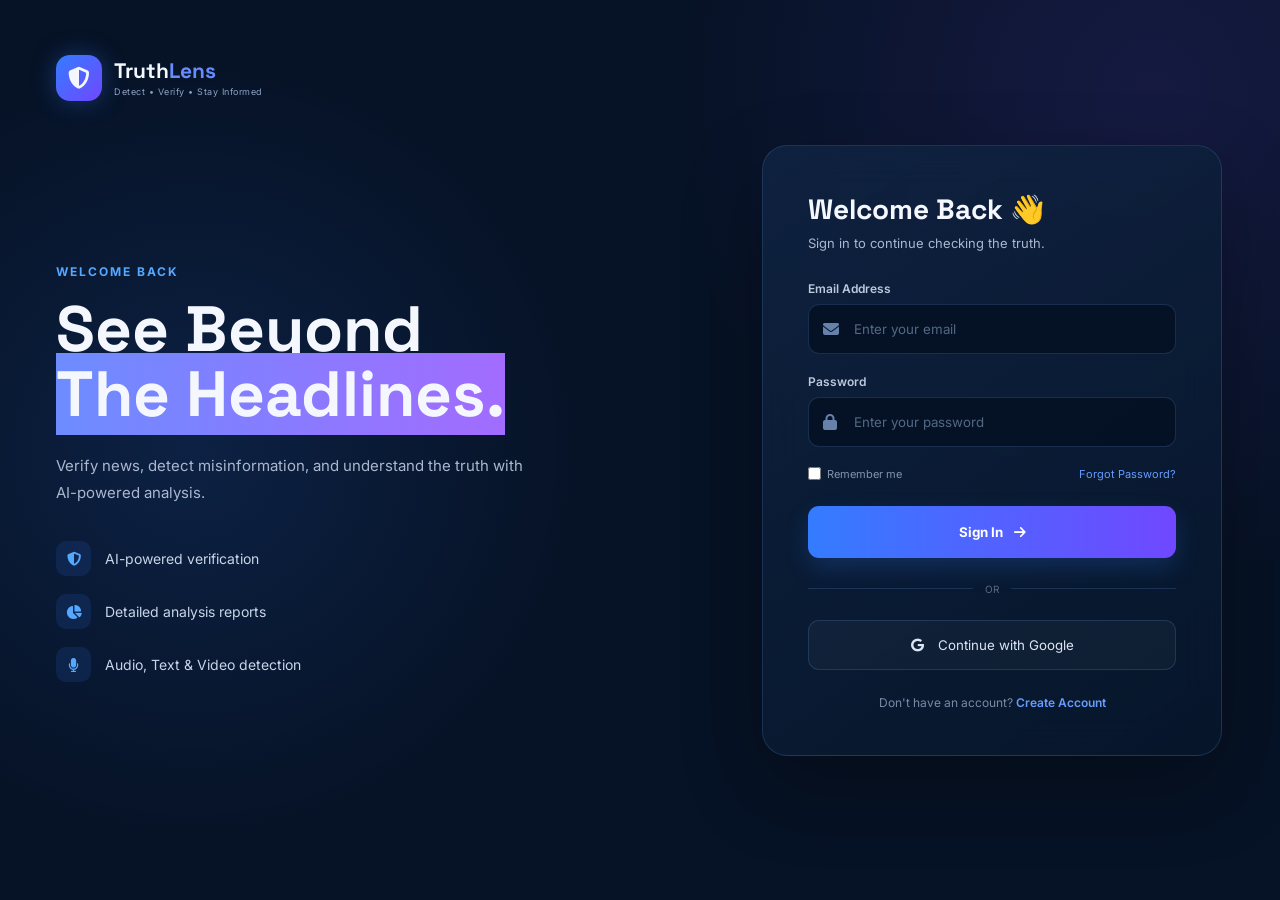
<file: fake-news-xai/frontend/index.html>
<!DOCTYPE html>
<html lang="en">
<head>
    <meta charset="UTF-8">
    <meta name="viewport" content="width=device-width, initial-scale=1.0">

    <title>TruthLens | Login</title>

    <link rel="stylesheet" href="style.css">

    <!-- Font Awesome Icons -->
    <link
        rel="stylesheet"
        href="https://cdnjs.cloudflare.com/ajax/libs/font-awesome/6.5.2/css/all.min.css"
    >
</head>

<body class="login-page">

    <div class="login-container">

        <!-- Left Side -->
        <div class="login-left">

            <div class="brand">
                <div class="logo">
                    <i class="fa-solid fa-shield-halved"></i>
                </div>

                <div>
                    <h1>Truth<span>Lens</span></h1>
                    <p>Detect • Verify • Stay Informed</p>
                </div>
            </div>


            <div class="login-content">
                <p class="small-heading">WELCOME BACK</p>

                <h2>
                    See Beyond<br>
                    <span>The Headlines.</span>
                </h2>

                <p class="login-description">
                    Verify news, detect misinformation, and understand
                    the truth with AI-powered analysis.
                </p>

                <div class="features">

                    <div class="feature">
                        <i class="fa-solid fa-shield-halved"></i>
                        <span>AI-powered verification</span>
                    </div>

                    <div class="feature">
                        <i class="fa-solid fa-chart-pie"></i>
                        <span>Detailed analysis reports</span>
                    </div>

                    <div class="feature">
                        <i class="fa-solid fa-microphone"></i>
                        <span>Audio, Text & Video detection</span>
                    </div>

                </div>
            </div>

        </div>


        <!-- Right Side Login Form -->
        <div class="login-right">

            <div class="login-box">

                <h2>Welcome Back 👋</h2>

                <p class="login-subtitle">
                    Sign in to continue checking the truth.
                </p>


                <form id="loginForm">

                    <div class="input-group">
                        <label>Email Address</label>

                        <div class="input-wrapper">
                            <i class="fa-solid fa-envelope"></i>

                            <input
                                type="email"
                                id="email"
                                placeholder="Enter your email"
                                required
                            >
                        </div>
                    </div>


                    <div class="input-group">
                        <label>Password</label>

                        <div class="input-wrapper">
                            <i class="fa-solid fa-lock"></i>

                            <input
                                type="password"
                                id="password"
                                placeholder="Enter your password"
                                required
                            >
                        </div>
                    </div>


                    <div class="login-options">

                        <label class="remember">
                            <input type="checkbox">
                            Remember me
                        </label>

                        <a href="#">Forgot Password?</a>

                    </div>


                    <button type="submit" class="login-btn">
                        Sign In
                        <i class="fa-solid fa-arrow-right"></i>
                    </button>

                </form>


                <div class="divider">
                    <span>OR</span>
                </div>


                <button class="google-btn">
                    <i class="fa-brands fa-google"></i>
                    Continue with Google
                </button>


                <p class="signup-text">
                    Don't have an account?
                    <a href="#">Create Account</a>
                </p>

            </div>

        </div>

    </div>

    <script src="script.js"></script>

</body>
</html>
</file>
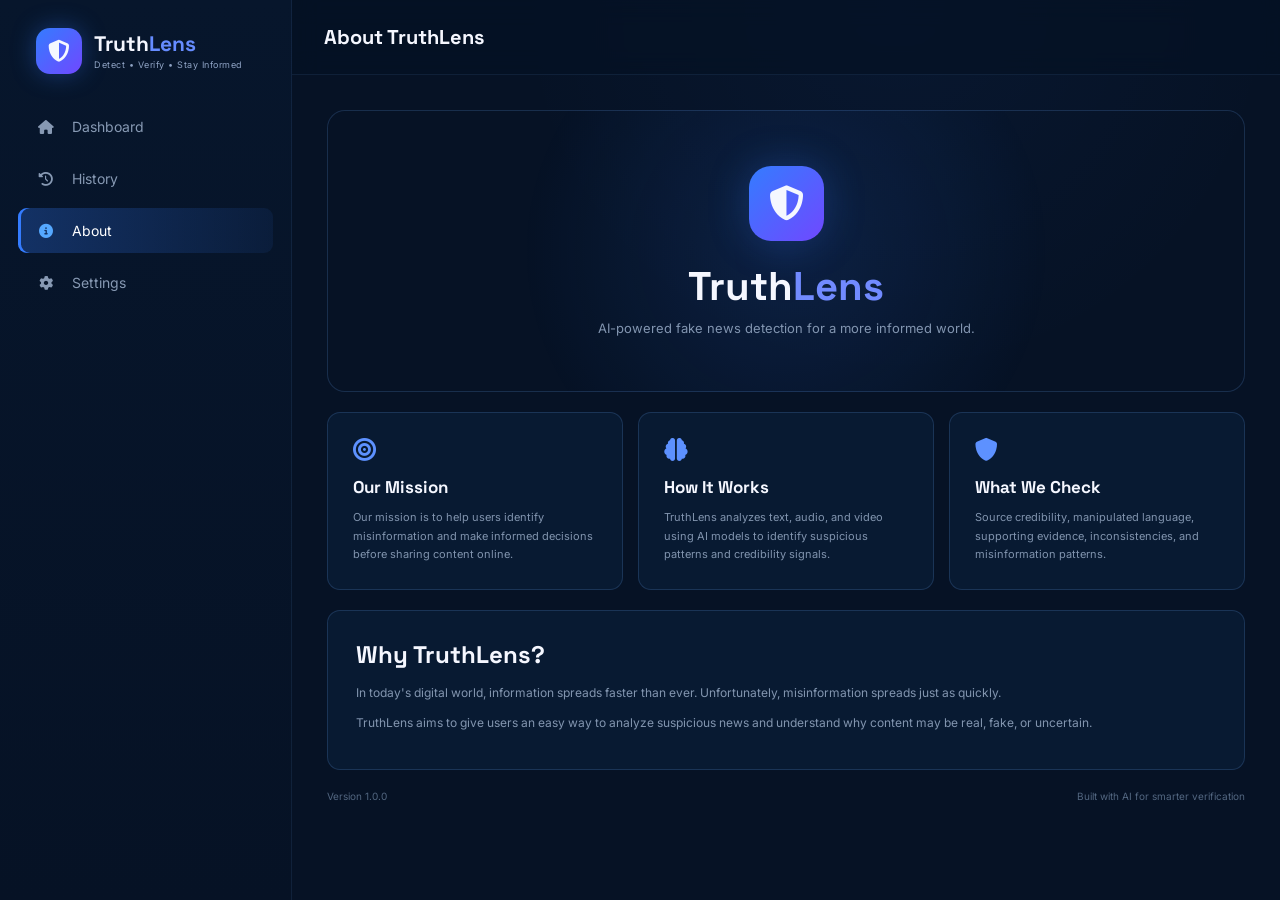
<file: fake-news-xai/frontend/about.html>
<!DOCTYPE html>
<html lang="en">
<head>
    <meta charset="UTF-8">
    <meta name="viewport" content="width=device-width, initial-scale=1.0">

    <title>TruthLens | About</title>

    <link rel="stylesheet" href="style.css">

    <link
        rel="stylesheet"
        href="https://cdnjs.cloudflare.com/ajax/libs/font-awesome/6.5.2/css/all.min.css"
    >
</head>

<body>

    <div class="app-container">

        <aside class="sidebar">

            <div class="brand sidebar-brand">
                <div class="logo">
                    <i class="fa-solid fa-shield-halved"></i>
                </div>

                <div>
                    <h1>Truth<span>Lens</span></h1>
                    <p>Detect • Verify • Stay Informed</p>
                </div>
            </div>


            <nav class="sidebar-menu">

                <a href="dashboard.html" class="nav-link">
                    <i class="fa-solid fa-house"></i>
                    Dashboard
                </a>

                <a href="history.html" class="nav-link">
                    <i class="fa-solid fa-clock-rotate-left"></i>
                    History
                </a>

                <a href="about.html" class="nav-link active">
                    <i class="fa-solid fa-circle-info"></i>
                    About
                </a>

                <a href="settings.html" class="nav-link">
                    <i class="fa-solid fa-gear"></i>
                    Settings
                </a>

            </nav>

        </aside>


        <main class="main-content">

            <header class="topbar">
                <h2>About TruthLens</h2>
            </header>


            <section class="page-content about-page">

                <div class="about-hero">

                    <div class="big-logo">
                        <i class="fa-solid fa-shield-halved"></i>
                    </div>

                    <h1>
                        Truth<span>Lens</span>
                    </h1>

                    <p>
                        AI-powered fake news detection for a more informed world.
                    </p>

                </div>


                <div class="about-grid">

                    <div class="about-card">

                        <i class="fa-solid fa-bullseye"></i>

                        <h2>Our Mission</h2>

                        <p>
                            Our mission is to help users identify
                            misinformation and make informed decisions
                            before sharing content online.
                        </p>

                    </div>


                    <div class="about-card">

                        <i class="fa-solid fa-brain"></i>

                        <h2>How It Works</h2>

                        <p>
                            TruthLens analyzes text, audio, and video
                            using AI models to identify suspicious
                            patterns and credibility signals.
                        </p>

                    </div>


                    <div class="about-card">

                        <i class="fa-solid fa-shield"></i>

                        <h2>What We Check</h2>

                        <p>
                            Source credibility, manipulated language,
                            supporting evidence, inconsistencies,
                            and misinformation patterns.
                        </p>

                    </div>

                </div>


                <div class="about-info">

                    <h2>Why TruthLens?</h2>

                    <p>
                        In today's digital world, information spreads
                        faster than ever. Unfortunately, misinformation
                        spreads just as quickly.
                    </p>

                    <p>
                        TruthLens aims to give users an easy way to
                        analyze suspicious news and understand why
                        content may be real, fake, or uncertain.
                    </p>

                </div>


                <div class="version-info">

                    <span>Version 1.0.0</span>

                    <span>Built with AI for smarter verification</span>

                </div>

            </section>

        </main>

    </div>

</body>
</html>
</file>
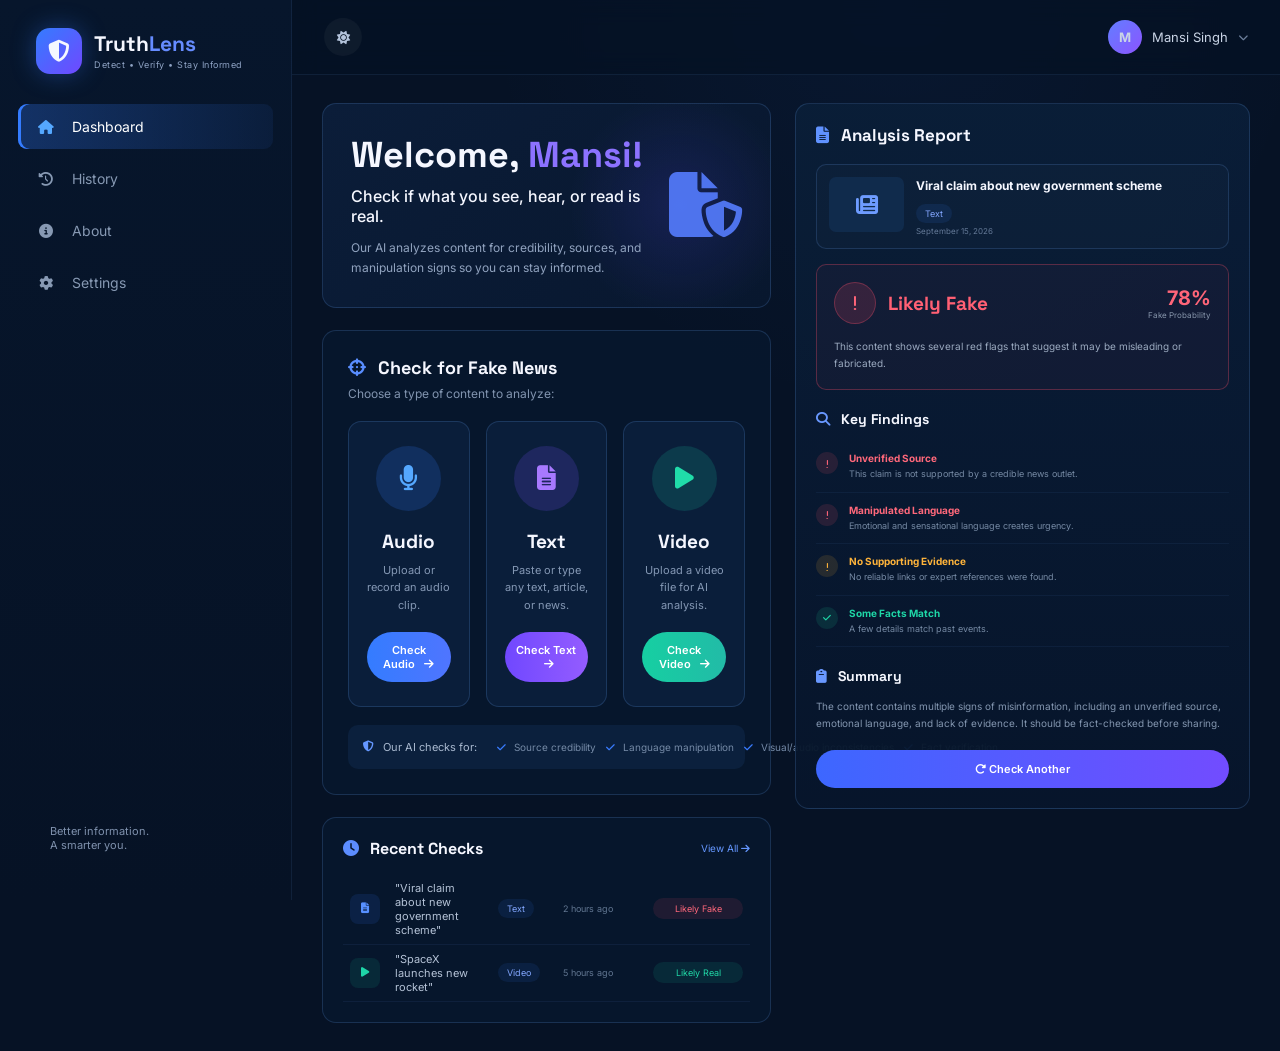
<file: fake-news-xai/frontend/dashboard.html>
<!DOCTYPE html>
<html lang="en">
<head>
    <meta charset="UTF-8">
    <meta name="viewport" content="width=device-width, initial-scale=1.0">

    <title>TruthLens | Dashboard</title>

    <link rel="stylesheet" href="style.css">

    <link
        rel="stylesheet"
        href="https://cdnjs.cloudflare.com/ajax/libs/font-awesome/6.5.2/css/all.min.css"
    >
</head>

<body>

    <div class="app-container">

        <!-- SIDEBAR -->
        <aside class="sidebar">

            <div class="brand sidebar-brand">

                <div class="logo">
                    <i class="fa-solid fa-shield-halved"></i>
                </div>

                <div>
                    <h1>Truth<span>Lens</span></h1>
                    <p>Detect • Verify • Stay Informed</p>
                </div>

            </div>


            <nav class="sidebar-menu">

                <a href="dashboard.html" class="nav-link active">
                    <i class="fa-solid fa-house"></i>
                    <span>Dashboard</span>
                </a>

                <a href="history.html" class="nav-link">
                    <i class="fa-solid fa-clock-rotate-left"></i>
                    <span>History</span>
                </a>

                <a href="about.html" class="nav-link">
                    <i class="fa-solid fa-circle-info"></i>
                    <span>About</span>
                </a>

                <a href="settings.html" class="nav-link">
                    <i class="fa-solid fa-gear"></i>
                    <span>Settings</span>
                </a>

            </nav>


            <div class="sidebar-bottom">

                <i class="fa-solid fa-sparkles"></i>

                <p>
                    Better information.<br>
                    A smarter you.
                </p>

            </div>

        </aside>


        <!-- MAIN CONTENT -->
        <main class="main-content">


            <!-- TOP BAR -->
            <header class="topbar">

                <button class="theme-btn">
                    <i class="fa-solid fa-sun"></i>
                </button>


                <div class="user-profile">

                    <div class="avatar">
                        M
                    </div>

                    <span>Mansi Singh</span>

                    <i class="fa-solid fa-chevron-down"></i>

                </div>

            </header>


            <div class="dashboard-layout">


                <!-- LEFT CONTENT -->
                <section class="dashboard-left">


                    <!-- WELCOME -->
                    <div class="welcome-card">

                        <div class="welcome-text">

                            <h2>
                                Welcome, <span>Mansi!</span>
                            </h2>

                            <h3>
                                Check if what you see, hear, or read is real.
                            </h3>

                            <p>
                                Our AI analyzes content for credibility,
                                sources, and manipulation signs so you can
                                stay informed.
                            </p>

                        </div>


                        <div class="welcome-icon">
                            <i class="fa-solid fa-file-shield"></i>
                        </div>

                    </div>


                    <!-- CHECK FAKE NEWS -->
                    <div class="check-section">

                        <div class="section-heading">

                            <div>
                                <h2>
                                    <i class="fa-solid fa-crosshairs"></i>
                                    Check for Fake News
                                </h2>

                                <p>Choose a type of content to analyze:</p>
                            </div>

                        </div>


                        <!-- CARDS -->
                        <div class="check-cards">


                            <!-- AUDIO -->
                            <div class="check-card audio-card">

                                <div class="check-icon">
                                    <i class="fa-solid fa-microphone"></i>
                                </div>

                                <h3>Audio</h3>

                                <p>
                                    Upload or record an audio clip.
                                </p>

                                <input
                                    type="file"
                                    id="audioInput"
                                    accept="audio/*"
                                    hidden
                                >

                                <button
                                    class="check-btn"
                                    onclick="selectFile('audioInput')"
                                >
                                    Check Audio
                                    <i class="fa-solid fa-arrow-right"></i>
                                </button>

                            </div>


                            <!-- TEXT -->
                            <div class="check-card text-card">

                                <div class="check-icon">
                                    <i class="fa-solid fa-file-lines"></i>
                                </div>

                                <h3>Text</h3>

                                <p>
                                    Paste or type any text, article, or news.
                                </p>

                                <button
                                    class="check-btn"
                                    id="openTextModal"
                                >
                                    Check Text
                                    <i class="fa-solid fa-arrow-right"></i>
                                </button>

                            </div>


                            <!-- VIDEO -->
                            <div class="check-card video-card">

                                <div class="check-icon">
                                    <i class="fa-solid fa-play"></i>
                                </div>

                                <h3>Video</h3>

                                <p>
                                    Upload a video file for AI analysis.
                                </p>

                                <input
                                    type="file"
                                    id="videoInput"
                                    accept="video/*"
                                    hidden
                                >

                                <button
                                    class="check-btn"
                                    onclick="selectFile('videoInput')"
                                >
                                    Check Video
                                    <i class="fa-solid fa-arrow-right"></i>
                                </button>

                            </div>

                        </div>


                        <!-- AI CHECKS -->
                        <div class="ai-checks">

                            <div class="ai-check-title">
                                <i class="fa-solid fa-shield-halved"></i>
                                <span>Our AI checks for:</span>
                            </div>

                            <div class="check-list">

                                <span>
                                    <i class="fa-solid fa-check"></i>
                                    Source credibility
                                </span>

                                <span>
                                    <i class="fa-solid fa-check"></i>
                                    Language manipulation
                                </span>

                                <span>
                                    <i class="fa-solid fa-check"></i>
                                    Visual/audio inconsistencies
                                </span>

                                <span>
                                    <i class="fa-solid fa-check"></i>
                                    Fact verification
                                </span>

                            </div>

                        </div>

                    </div>


                    <!-- RECENT CHECKS -->
                    <div class="recent-section">

                        <div class="recent-header">

                            <h2>
                                <i class="fa-solid fa-clock"></i>
                                Recent Checks
                            </h2>

                            <a href="history.html">
                                View All
                                <i class="fa-solid fa-arrow-right"></i>
                            </a>

                        </div>


                        <div id="recentChecks">

                            <div class="recent-item">

                                <div class="recent-icon">
                                    <i class="fa-solid fa-file-lines"></i>
                                </div>

                                <p>
                                    "Viral claim about new government scheme"
                                </p>

                                <span class="type-badge">Text</span>

                                <span class="time">2 hours ago</span>

                                <span class="status fake">
                                    Likely Fake
                                </span>

                            </div>


                            <div class="recent-item">

                                <div class="recent-icon video">
                                    <i class="fa-solid fa-play"></i>
                                </div>

                                <p>
                                    "SpaceX launches new rocket"
                                </p>

                                <span class="type-badge">Video</span>

                                <span class="time">5 hours ago</span>

                                <span class="status real">
                                    Likely Real
                                </span>

                            </div>

                        </div>

                    </div>

                </section>


                <!-- RIGHT ANALYSIS REPORT -->
                <aside class="report-panel">

                    <h2>
                        <i class="fa-solid fa-file-lines"></i>
                        Analysis Report
                    </h2>


                    <!-- SELECTED CONTENT -->
                    <div class="report-content">

                        <div class="report-image">
                            <i class="fa-solid fa-newspaper"></i>
                        </div>

                        <div>
                            <h3 id="reportTitle">
                                Viral claim about new government scheme
                            </h3>

                            <span class="type-badge">Text</span>

                            <small id="reportDate">
                                September 15, 2026
                            </small>
                        </div>

                    </div>


                    <!-- RESULT -->
                    <div class="result-card">

                        <div class="result-top">

                            <div class="danger-icon">
                                <i class="fa-solid fa-exclamation"></i>
                            </div>

                            <h2 id="resultStatus">
                                Likely Fake
                            </h2>

                            <div class="percentage">
                                <strong id="fakePercentage">78%</strong>
                                <span>Fake Probability</span>
                            </div>

                        </div>

                        <p id="resultDescription">
                            This content shows several red flags that
                            suggest it may be misleading or fabricated.
                        </p>

                    </div>


                    <!-- KEY FINDINGS -->
                    <div class="findings">

                        <h3>
                            <i class="fa-solid fa-magnifying-glass"></i>
                            Key Findings
                        </h3>


                        <div class="finding-item">

                            <i class="fa-solid fa-exclamation"></i>

                            <div>
                                <h4>Unverified Source</h4>

                                <p>
                                    This claim is not supported by a
                                    credible news outlet.
                                </p>
                            </div>

                        </div>


                        <div class="finding-item">

                            <i class="fa-solid fa-exclamation"></i>

                            <div>
                                <h4>Manipulated Language</h4>

                                <p>
                                    Emotional and sensational language
                                    creates urgency.
                                </p>
                            </div>

                        </div>


                        <div class="finding-item warning">

                            <i class="fa-solid fa-exclamation"></i>

                            <div>
                                <h4>No Supporting Evidence</h4>

                                <p>
                                    No reliable links or expert references
                                    were found.
                                </p>
                            </div>

                        </div>


                        <div class="finding-item success">

                            <i class="fa-solid fa-check"></i>

                            <div>
                                <h4>Some Facts Match</h4>

                                <p>
                                    A few details match past events.
                                </p>
                            </div>

                        </div>

                    </div>


                    <!-- SUMMARY -->
                    <div class="summary">

                        <h3>
                            <i class="fa-solid fa-clipboard"></i>
                            Summary
                        </h3>

                        <p id="summaryText">
                            The content contains multiple signs of
                            misinformation, including an unverified source,
                            emotional language, and lack of evidence.
                            It should be fact-checked before sharing.
                        </p>

                    </div>


                    <button class="check-another-btn" id="checkAnother">
                        <i class="fa-solid fa-rotate-right"></i>
                        Check Another
                    </button>

                </aside>

            </div>

        </main>

    </div>


    <!-- TEXT MODAL -->
    <div class="modal" id="textModal">

        <div class="modal-box">

            <button class="close-modal" id="closeModal">
                <i class="fa-solid fa-xmark"></i>
            </button>

            <h2>Analyze Text</h2>

            <p>
                Paste the news, article, headline, or claim below.
            </p>

            <textarea
                id="newsText"
                placeholder="Paste your news or claim here..."
            ></textarea>

            <button class="analyze-btn" id="analyzeText">
                <i class="fa-solid fa-magnifying-glass"></i>
                Analyze with AI
            </button>

        </div>

    </div>


    <script src="script.js"></script>

</body>
</html>
</file>
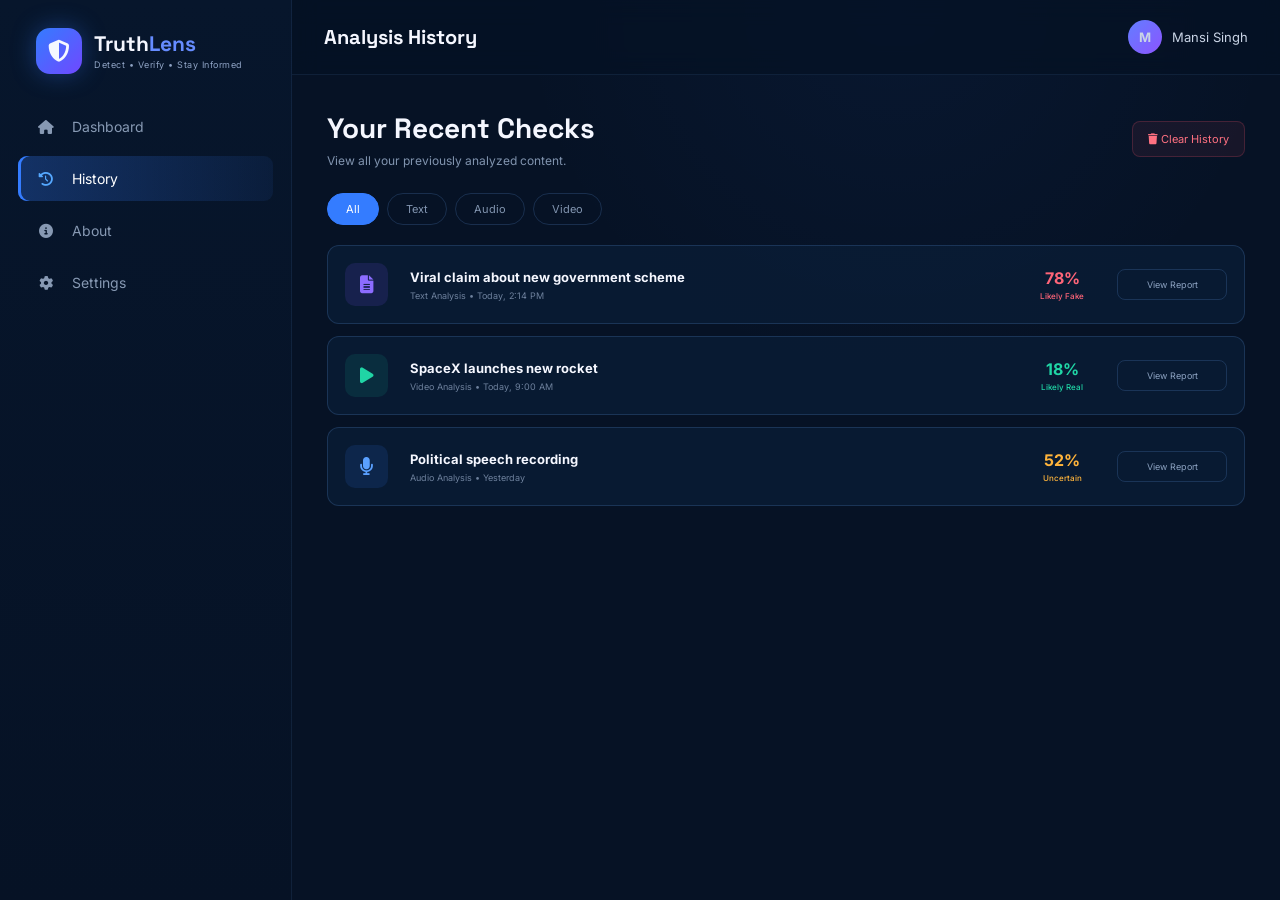
<file: fake-news-xai/frontend/history.html>
<!DOCTYPE html>
<html lang="en">
<head>
    <meta charset="UTF-8">
    <meta name="viewport" content="width=device-width, initial-scale=1.0">

    <title>TruthLens | History</title>

    <link rel="stylesheet" href="style.css">

    <link
        rel="stylesheet"
        href="https://cdnjs.cloudflare.com/ajax/libs/font-awesome/6.5.2/css/all.min.css"
    >
</head>

<body>

    <div class="app-container">

        <aside class="sidebar">

            <div class="brand sidebar-brand">
                <div class="logo">
                    <i class="fa-solid fa-shield-halved"></i>
                </div>

                <div>
                    <h1>Truth<span>Lens</span></h1>
                    <p>Detect • Verify • Stay Informed</p>
                </div>
            </div>


            <nav class="sidebar-menu">

                <a href="dashboard.html" class="nav-link">
                    <i class="fa-solid fa-house"></i>
                    Dashboard
                </a>

                <a href="history.html" class="nav-link active">
                    <i class="fa-solid fa-clock-rotate-left"></i>
                    History
                </a>

                <a href="about.html" class="nav-link">
                    <i class="fa-solid fa-circle-info"></i>
                    About
                </a>

                <a href="settings.html" class="nav-link">
                    <i class="fa-solid fa-gear"></i>
                    Settings
                </a>

            </nav>

        </aside>


        <main class="main-content">

            <header class="topbar">

                <h2>Analysis History</h2>

                <div class="user-profile">
                    <div class="avatar">M</div>
                    <span>Mansi Singh</span>
                </div>

            </header>


            <section class="page-content">

                <div class="page-title">

                    <div>
                        <h1>Your Recent Checks</h1>

                        <p>
                            View all your previously analyzed content.
                        </p>
                    </div>

                    <button class="clear-history-btn" id="clearHistory">
                        <i class="fa-solid fa-trash"></i>
                        Clear History
                    </button>

                </div>


                <!-- FILTERS -->
                <div class="history-filters">

                    <button class="filter-btn active" data-filter="all">
                        All
                    </button>

                    <button class="filter-btn" data-filter="text">
                        Text
                    </button>

                    <button class="filter-btn" data-filter="audio">
                        Audio
                    </button>

                    <button class="filter-btn" data-filter="video">
                        Video
                    </button>

                </div>


                <!-- HISTORY LIST -->
                <div class="history-list" id="historyList">

                    <div class="history-card" data-type="text">

                        <div class="history-type text-type">
                            <i class="fa-solid fa-file-lines"></i>
                        </div>

                        <div class="history-info">
                            <h3>
                                Viral claim about new government scheme
                            </h3>

                            <p>Text Analysis • Today, 2:14 PM</p>
                        </div>

                        <div class="history-score fake-score">
                            78%
                            <span>Likely Fake</span>
                        </div>

                        <button class="view-report-btn">
                            View Report
                        </button>

                    </div>


                    <div class="history-card" data-type="video">

                        <div class="history-type video-type">
                            <i class="fa-solid fa-play"></i>
                        </div>

                        <div class="history-info">
                            <h3>
                                SpaceX launches new rocket
                            </h3>

                            <p>Video Analysis • Today, 9:00 AM</p>
                        </div>

                        <div class="history-score real-score">
                            18%
                            <span>Likely Real</span>
                        </div>

                        <button class="view-report-btn">
                            View Report
                        </button>

                    </div>


                    <div class="history-card" data-type="audio">

                        <div class="history-type audio-type">
                            <i class="fa-solid fa-microphone"></i>
                        </div>

                        <div class="history-info">
                            <h3>
                                Political speech recording
                            </h3>

                            <p>Audio Analysis • Yesterday</p>
                        </div>

                        <div class="history-score uncertain-score">
                            52%
                            <span>Uncertain</span>
                        </div>

                        <button class="view-report-btn">
                            View Report
                        </button>

                    </div>

                </div>

            </section>

        </main>

    </div>

    <script src="script.js"></script>

</body>
</html>
</file>
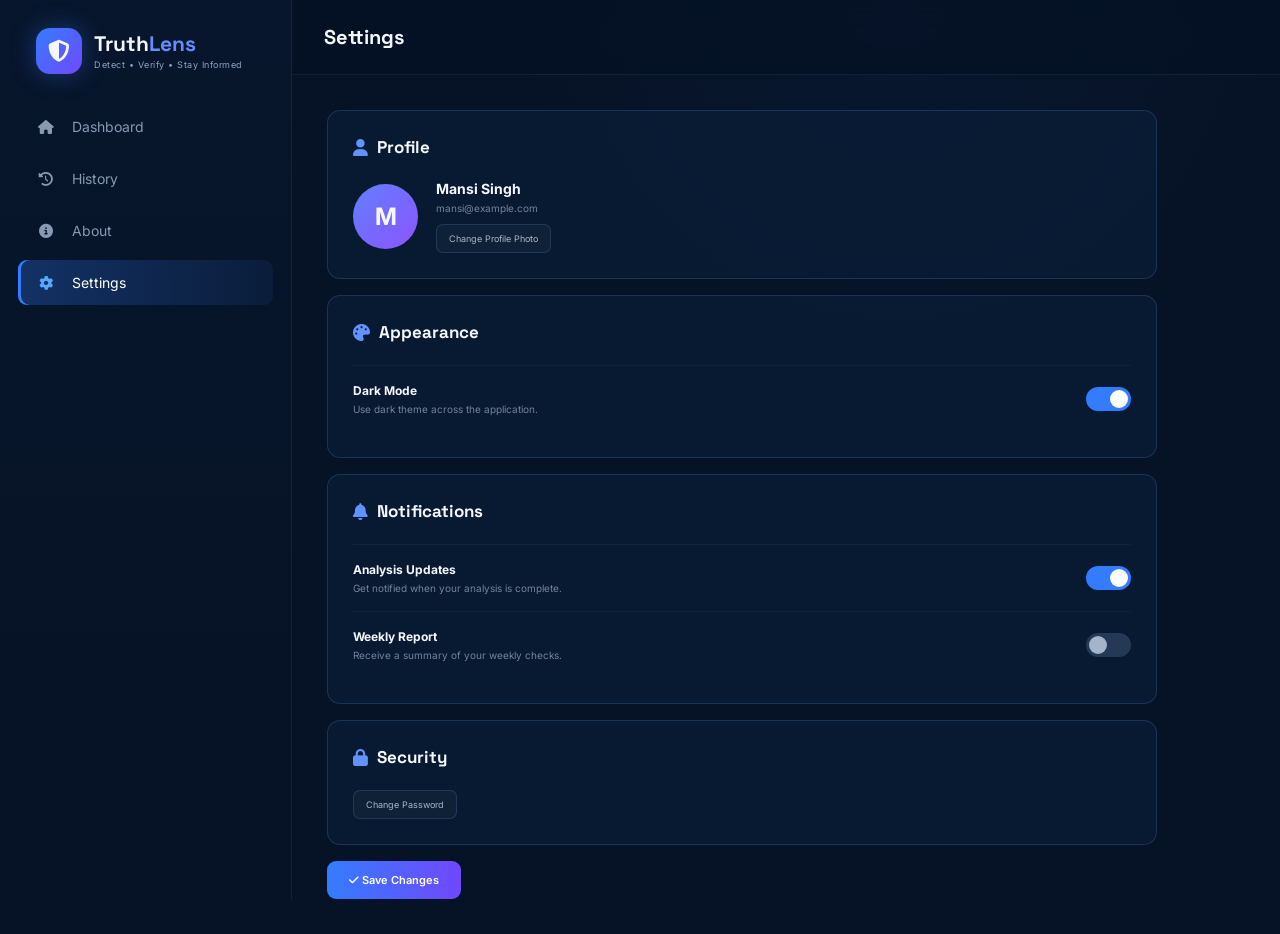
<file: fake-news-xai/frontend/settings.html>
<!DOCTYPE html>
<html lang="en">
<head>
    <meta charset="UTF-8">
    <meta name="viewport" content="width=device-width, initial-scale=1.0">

    <title>TruthLens | Settings</title>

    <link rel="stylesheet" href="style.css">

    <link
        rel="stylesheet"
        href="https://cdnjs.cloudflare.com/ajax/libs/font-awesome/6.5.2/css/all.min.css"
    >
</head>

<body>

    <div class="app-container">

        <aside class="sidebar">

            <div class="brand sidebar-brand">

                <div class="logo">
                    <i class="fa-solid fa-shield-halved"></i>
                </div>

                <div>
                    <h1>Truth<span>Lens</span></h1>
                    <p>Detect • Verify • Stay Informed</p>
                </div>

            </div>


            <nav class="sidebar-menu">

                <a href="dashboard.html" class="nav-link">
                    <i class="fa-solid fa-house"></i>
                    Dashboard
                </a>

                <a href="history.html" class="nav-link">
                    <i class="fa-solid fa-clock-rotate-left"></i>
                    History
                </a>

                <a href="about.html" class="nav-link">
                    <i class="fa-solid fa-circle-info"></i>
                    About
                </a>

                <a href="settings.html" class="nav-link active">
                    <i class="fa-solid fa-gear"></i>
                    Settings
                </a>

            </nav>

        </aside>


        <main class="main-content">

            <header class="topbar">
                <h2>Settings</h2>
            </header>


            <section class="page-content settings-page">


                <!-- PROFILE -->
                <div class="settings-card">

                    <h2>
                        <i class="fa-solid fa-user"></i>
                        Profile
                    </h2>

                    <div class="profile-settings">

                        <div class="large-avatar">
                            M
                        </div>

                        <div>
                            <h3>Mansi Singh</h3>
                            <p>mansi@example.com</p>

                            <button class="secondary-btn">
                                Change Profile Photo
                            </button>
                        </div>

                    </div>

                </div>


                <!-- APPEARANCE -->
                <div class="settings-card">

                    <h2>
                        <i class="fa-solid fa-palette"></i>
                        Appearance
                    </h2>


                    <div class="setting-row">

                        <div>
                            <h3>Dark Mode</h3>
                            <p>Use dark theme across the application.</p>
                        </div>

                        <label class="switch">

                            <input
                                type="checkbox"
                                id="darkModeToggle"
                                checked
                            >

                            <span class="slider"></span>

                        </label>

                    </div>

                </div>


                <!-- NOTIFICATIONS -->
                <div class="settings-card">

                    <h2>
                        <i class="fa-solid fa-bell"></i>
                        Notifications
                    </h2>


                    <div class="setting-row">

                        <div>
                            <h3>Analysis Updates</h3>

                            <p>
                                Get notified when your analysis is complete.
                            </p>
                        </div>

                        <label class="switch">

                            <input type="checkbox" checked>

                            <span class="slider"></span>

                        </label>

                    </div>


                    <div class="setting-row">

                        <div>
                            <h3>Weekly Report</h3>

                            <p>
                                Receive a summary of your weekly checks.
                            </p>
                        </div>

                        <label class="switch">

                            <input type="checkbox">

                            <span class="slider"></span>

                        </label>

                    </div>

                </div>


                <!-- SECURITY -->
                <div class="settings-card">

                    <h2>
                        <i class="fa-solid fa-lock"></i>
                        Security
                    </h2>

                    <button class="secondary-btn">
                        Change Password
                    </button>

                </div>


                <!-- SAVE -->
                <button class="save-settings-btn" id="saveSettings">

                    <i class="fa-solid fa-check"></i>

                    Save Changes

                </button>


            </section>

        </main>

    </div>


    <script src="script.js"></script>

</body>
</html>
</file>
<file: fake-news-xai/frontend/style.css>
/* =========================================================
   TRUTHLENS - GLOBAL STYLES
   ========================================================= */

@import url('https://fonts.googleapis.com/css2?family=Inter:wght@400;500;600;700;800&family=Space+Grotesk:wght@400;500;600;700&display=swap');


/* =========================================================
   1. RESET
   ========================================================= */

* {
    margin: 0;
    padding: 0;
    box-sizing: border-box;
}

html {
    scroll-behavior: smooth;
}

body {
    font-family: 'Inter', sans-serif;
    background: #061225;
    color: #f5f7ff;
    min-height: 100vh;
}

button,
input,
textarea {
    font-family: inherit;
}

button {
    cursor: pointer;
}

a {
    text-decoration: none;
    color: inherit;
}


/* =========================================================
   2. COLORS
   ========================================================= */

:root {

    --bg-main: #061225;
    --bg-secondary: #091a32;

    --card: #0b1c35;
    --card-light: #102544;

    --border: rgba(94, 144, 220, 0.22);

    --blue: #347cff;
    --blue-light: #55a8ff;

    --purple: #7c4dff;
    --purple-light: #a879ff;

    --cyan: #26d9e8;

    --green: #18d7a5;
    --red: #ff526b;
    --orange: #ffb43b;

    --text: #f5f7ff;
    --text-secondary: #aab7ce;
    --text-muted: #6f819d;
}


/* =========================================================
   3. SCROLLBAR
   ========================================================= */

::-webkit-scrollbar {
    width: 7px;
}

::-webkit-scrollbar-track {
    background: #061225;
}

::-webkit-scrollbar-thumb {
    background: #213b63;
    border-radius: 10px;
}

::-webkit-scrollbar-thumb:hover {
    background: #347cff;
}


/* =========================================================
   4. COMMON BRAND
   ========================================================= */

.brand {
    display: flex;
    align-items: center;
    gap: 12px;
}

.logo {
    width: 46px;
    height: 46px;

    display: flex;
    align-items: center;
    justify-content: center;

    border-radius: 14px;

    background: linear-gradient(
        135deg,
        #347cff,
        #7048ff
    );

    box-shadow:
        0 0 25px rgba(52, 124, 255, 0.35);

    font-size: 22px;
}

.brand h1 {
    font-family: 'Space Grotesk', sans-serif;
    font-size: 21px;
    font-weight: 700;
    line-height: 1;
}

.brand h1 span {
    color: #668cff;
}

.brand p {
    margin-top: 5px;

    font-size: 9px;
    letter-spacing: 0.5px;

    color: #8fa3c4;
}


/* =========================================================
   5. LOGIN PAGE
   ========================================================= */

.login-page {
    min-height: 100vh;

    background:
        radial-gradient(
            circle at 15% 50%,
            rgba(52, 124, 255, 0.14),
            transparent 35%
        ),
        radial-gradient(
            circle at 90% 10%,
            rgba(124, 77, 255, 0.13),
            transparent 35%
        ),
        #061225;
}

.login-container {
    min-height: 100vh;

    display: grid;
    grid-template-columns: 1.1fr 0.9fr;
}


/* LEFT */

.login-left {
    padding: 55px 8%;

    display: flex;
    flex-direction: column;
}

.login-left .brand {
    width: fit-content;
}

.login-content {
    margin: auto 0;
    max-width: 600px;
}

.small-heading {
    color: #55a8ff;

    font-size: 12px;
    font-weight: 700;

    letter-spacing: 2px;

    margin-bottom: 18px;
}

.login-content h2 {
    font-family: 'Space Grotesk', sans-serif;

    font-size: clamp(45px, 5vw, 75px);
    line-height: 1.02;

    margin-bottom: 25px;
}

.login-content h2 span {
    background: linear-gradient(
        90deg,
        #6d8cff,
        #a26cff
    );
    /* -webkit-background-clip: text;
    color: transparent; */
} 

.login-description {
    max-width: 480px;

    color: var(--text-secondary);

    line-height: 1.8;
    font-size: 15px;

    margin-bottom: 35px;
}

.features {
    display: flex;
    flex-direction: column;
    gap: 18px;
}

.feature {
    display: flex;
    align-items: center;
    gap: 14px;

    color: #c8d4e8;
    font-size: 14px;
}

.feature i {
    width: 35px;
    height: 35px;

    display: flex;
    align-items: center;
    justify-content: center;

    border-radius: 10px;

    background: rgba(52, 124, 255, 0.12);
    color: #55a8ff;
}


/* RIGHT */

.login-right {
    display: flex;
    align-items: center;
    justify-content: center;

    padding: 40px;
}

.login-box {
    width: 100%;
    max-width: 460px;

    padding: 45px;

    border: 1px solid var(--border);
    border-radius: 25px;

    background:
        linear-gradient(
            145deg,
            rgba(16, 37, 68, 0.8),
            rgba(7, 22, 43, 0.9)
        );

    box-shadow:
        0 30px 80px rgba(0, 0, 0, 0.3);

    backdrop-filter: blur(20px);
}

.login-box h2 {
    font-family: 'Space Grotesk', sans-serif;
    font-size: 28px;
}

.login-subtitle {
    color: var(--text-secondary);
    font-size: 13px;

    margin-top: 8px;
    margin-bottom: 30px;
}

.input-group {
    margin-bottom: 20px;
}

.input-group label {
    display: block;

    font-size: 12px;
    font-weight: 600;

    color: #bdc9dd;

    margin-bottom: 8px;
}

.input-wrapper {
    position: relative;
}

.input-wrapper i {
    position: absolute;

    left: 15px;
    top: 50%;

    transform: translateY(-50%);

    color: #6681aa;
}

.input-wrapper input {
    width: 100%;

    height: 50px;

    padding: 0 15px 0 45px;

    border: 1px solid var(--border);
    border-radius: 11px;

    outline: none;

    background: rgba(4, 17, 34, 0.8);

    color: white;

    transition: 0.25s;
}

.input-wrapper input:focus {
    border-color: #347cff;

    box-shadow:
        0 0 0 3px rgba(52, 124, 255, 0.1);
}

.input-wrapper input::placeholder {
    color: #536883;
}

.login-options {
    display: flex;
    align-items: center;
    justify-content: space-between;

    font-size: 11px;

    margin: 5px 0 25px;
}

.login-options a {
    color: #659bff;
}

.remember {
    color: #8293ac;

    display: flex;
    align-items: center;
    gap: 6px;
}

.login-btn {
    width: 100%;
    height: 52px;

    border: none;
    border-radius: 11px;

    background: linear-gradient(
        90deg,
        #347cff,
        #7048ff
    );

    color: white;

    font-weight: 700;

    box-shadow:
        0 10px 25px rgba(52, 124, 255, 0.2);

    transition: 0.25s;
}

.login-btn:hover {
    transform: translateY(-2px);

    box-shadow:
        0 15px 30px rgba(52, 124, 255, 0.3);
}

.login-btn i {
    margin-left: 8px;
}

.divider {
    display: flex;
    align-items: center;
    gap: 12px;

    margin: 25px 0;

    color: #586b86;

    font-size: 10px;
}

.divider::before,
.divider::after {
    content: '';

    height: 1px;
    flex: 1;

    background: var(--border);
}

.google-btn {
    width: 100%;
    height: 50px;

    border: 1px solid var(--border);
    border-radius: 11px;

    background: rgba(255, 255, 255, 0.03);

    color: #dce5f4;

    transition: 0.25s;
}

.google-btn:hover {
    background: rgba(255, 255, 255, 0.06);
}

.google-btn i {
    margin-right: 10px;
}

.signup-text {
    text-align: center;

    margin-top: 25px;

    font-size: 12px;
    color: #788ba6;
}

.signup-text a {
    color: #679dff;
    font-weight: 600;
}


/* =========================================================
   6. APP LAYOUT
   ========================================================= */

.app-container {
    min-height: 100vh;

    display: flex;

    background:
        radial-gradient(
            circle at 70% 0%,
            rgba(52, 124, 255, 0.05),
            transparent 30%
        ),
        var(--bg-main);
}


/* =========================================================
   7. SIDEBAR
   ========================================================= */

.sidebar {
    position: fixed;

    left: 0;
    top: 0;

    width: 292px;
    height: 100vh;

    padding: 28px 18px;

    display: flex;
    flex-direction: column;

    border-right: 1px solid rgba(95, 139, 202, 0.12);

    background:
        linear-gradient(
            180deg,
            #07162c,
            #061225
        );

    z-index: 100;
}

.sidebar-brand {
    padding: 0 18px 30px;
}

.sidebar-menu {
    display: flex;
    flex-direction: column;

    gap: 7px;
}

.nav-link {
    display: flex;
    align-items: center;

    gap: 16px;

    padding: 14px 18px;

    border-radius: 9px;

    color: #8799b3;

    font-size: 14px;

    transition: 0.25s;
}

.nav-link i {
    width: 20px;
    text-align: center;
}

.nav-link:hover {
    color: white;

    background: rgba(52, 124, 255, 0.08);
}

.nav-link.active {
    color: white;

    background:
        linear-gradient(
            90deg,
            rgba(52, 124, 255, 0.28),
            rgba(52, 124, 255, 0.08)
        );

    box-shadow:
        inset 3px 0 #347cff;
}

.nav-link.active i {
    color: #55a8ff;
}

.sidebar-bottom {
    margin-top: auto;

    padding: 20px;

    display: flex;
    gap: 12px;
    align-items: center;

    color: #7f91ad;

    font-size: 11px;
}

.sidebar-bottom i {
    color: #a67cff;
    font-size: 20px;
}


/* =========================================================
   8. MAIN CONTENT
   ========================================================= */

.main-content {
    width: calc(100% - 292px);

    margin-left: 292px;

    min-height: 100vh;
}


/* =========================================================
   9. TOP BAR
   ========================================================= */

.topbar {
    height: 75px;

    padding: 0 32px;

    display: flex;
    align-items: center;
    justify-content: space-between;

    border-bottom: 1px solid rgba(95, 139, 202, 0.12);

    background: rgba(5, 18, 36, 0.7);

    backdrop-filter: blur(12px);
}

.topbar h2 {
    font-family: 'Space Grotesk', sans-serif;
    font-size: 20px;
}

.theme-btn {
    width: 38px;
    height: 38px;

    border: none;
    border-radius: 50%;

    background: rgba(255, 255, 255, 0.04);

    color: #b4c4dc;
}

.user-profile {
    display: flex;
    align-items: center;
    gap: 10px;

    font-size: 13px;
    color: #c9d4e5;
}

.user-profile > i {
    color: #6e819d;
    font-size: 10px;
}

.avatar {
    width: 34px;
    height: 34px;

    border-radius: 50%;

    display: flex;
    align-items: center;
    justify-content: center;

    background: linear-gradient(
        135deg,
        #627eff,
        #8c54ff
    );

    font-weight: 700;
}


/* =========================================================
   10. DASHBOARD
   ========================================================= */

.dashboard-layout {
    display: grid;

    grid-template-columns: minmax(0, 1fr) 455px;

    gap: 24px;

    padding: 28px 30px;
}


/* WELCOME */

.welcome-card {
    min-height: 180px;

    padding: 28px;

    display: flex;
    align-items: center;
    justify-content: space-between;

    border: 1px solid var(--border);
    border-radius: 14px;

    overflow: hidden;

    background:
        radial-gradient(
            circle at 80% 50%,
            rgba(91, 73, 255, 0.16),
            transparent 30%
        ),
        linear-gradient(
            135deg,
            #0b1d39,
            #08172e
        );
}

.welcome-text h2 {
    font-family: 'Space Grotesk', sans-serif;

    font-size: 36px;

    margin-bottom: 8px;
}

.welcome-text h2 span {
    color: #8c72ff;
}

.welcome-text h3 {
    font-size: 16px;
    font-weight: 500;

    margin-bottom: 12px;
}

.welcome-text p {
    max-width: 600px;

    color: #91a3bf;

    font-size: 12px;
    line-height: 1.7;
}

.welcome-icon {
    width: 120px;
    height: 120px;

    display: flex;
    align-items: center;
    justify-content: center;

    color: #557dff;

    font-size: 65px;

    opacity: 0.9;
}


/* CHECK SECTION */

.check-section {
    margin-top: 22px;

    padding: 25px;

    border: 1px solid var(--border);
    border-radius: 14px;

    background: rgba(8, 25, 48, 0.7);
}

.section-heading h2 {
    font-family: 'Space Grotesk', sans-serif;

    font-size: 18px;
}

.section-heading h2 i {
    color: #598eff;
    margin-right: 7px;
}

.section-heading p {
    color: #8295b0;

    font-size: 12px;

    margin-top: 7px;
}


/* CHECK CARDS */

.check-cards {
    display: grid;

    grid-template-columns: repeat(3, 1fr);

    gap: 16px;

    margin-top: 20px;
}

.check-card {
    min-height: 285px;

    padding: 24px 18px;

    text-align: center;

    display: flex;
    flex-direction: column;
    align-items: center;

    border: 1px solid var(--border);
    border-radius: 13px;

    background: rgba(12, 34, 64, 0.75);

    transition: 0.3s;
}

.check-card:hover {
    transform: translateY(-5px);

    border-color: rgba(82, 143, 255, 0.55);

    box-shadow:
        0 15px 35px rgba(0, 0, 0, 0.2);
}

.check-icon {
    width: 65px;
    height: 65px;

    margin-bottom: 18px;

    border-radius: 50%;

    display: flex;
    align-items: center;
    justify-content: center;

    font-size: 25px;
}

.audio-card .check-icon {
    background: rgba(52, 124, 255, 0.18);
    color: #55a8ff;
}

.text-card .check-icon {
    background: rgba(124, 77, 255, 0.18);
    color: #a879ff;
}

.video-card .check-icon {
    background: rgba(24, 215, 165, 0.15);
    color: #20dca9;
}

.check-card h3 {
    font-family: 'Space Grotesk', sans-serif;

    font-size: 19px;

    margin-bottom: 8px;
}

.check-card p {
    min-height: 45px;

    color: #8498b4;

    font-size: 11px;
    line-height: 1.6;

    margin-bottom: 17px;
}

.check-btn {
    margin-top: auto;

    width: 100%;

    padding: 11px;

    border: none;
    border-radius: 25px;

    color: white;

    font-size: 11px;
    font-weight: 600;

    background: linear-gradient(
        90deg,
        #347cff,
        #4f75ff
    );

    transition: 0.25s;
}

.text-card .check-btn {
    background: linear-gradient(
        90deg,
        #7048ff,
        #945cff
    );
}

.video-card .check-btn {
    background: linear-gradient(
        90deg,
        #16cfa2,
        #22bba7
    );
}

.check-btn:hover {
    transform: scale(1.03);
}

.check-btn i {
    margin-left: 6px;
}


/* AI CHECKS */

.ai-checks {
    margin-top: 18px;

    padding: 15px;

    border-radius: 10px;

    background: rgba(15, 39, 72, 0.65);

    display: flex;
    align-items: center;
    gap: 20px;
}

.ai-check-title {
    display: flex;
    align-items: center;
    gap: 9px;

    color: #a9b9d0;

    font-size: 11px;

    white-space: nowrap;
}

.ai-check-title i {
    color: #6597ff;
}

.check-list {
    display: flex;
    justify-content: space-between;

    width: 100%;

    gap: 10px;
}

.check-list span {
    color: #758aa7;

    font-size: 10px;

    white-space: nowrap;
}

.check-list i {
    color: #397cff;

    margin-right: 5px;
}


/* =========================================================
   11. RECENT CHECKS
   ========================================================= */

.recent-section {
    margin-top: 22px;

    padding: 20px;

    border: 1px solid var(--border);
    border-radius: 14px;

    background: rgba(8, 25, 48, 0.7);
}

.recent-header {
    display: flex;
    justify-content: space-between;
    align-items: center;

    margin-bottom: 15px;
}

.recent-header h2 {
    font-family: 'Space Grotesk', sans-serif;
    font-size: 16px;
}

.recent-header h2 i {
    color: #5c8dff;
    margin-right: 7px;
}

.recent-header a {
    color: #6597ff;
    font-size: 10px;
}

.recent-item {
    min-height: 48px;

    display: grid;

    grid-template-columns: 35px 1fr 55px 80px 90px;

    align-items: center;

    gap: 10px;

    padding: 7px;

    border-bottom: 1px solid rgba(94, 144, 220, 0.09);

    font-size: 11px;
}

.recent-icon {
    width: 30px;
    height: 30px;

    border-radius: 8px;

    display: flex;
    align-items: center;
    justify-content: center;

    color: #5790ff;

    background: rgba(52, 124, 255, 0.12);
}

.recent-icon.video {
    color: #1ed5a8;
    background: rgba(24, 215, 165, 0.1);
}

.recent-item p {
    color: #b5c3d7;
}

.type-badge {
    width: fit-content;

    padding: 4px 9px;

    border-radius: 15px;

    color: #83a7ff;

    background: rgba(52, 124, 255, 0.1);

    font-size: 9px;
}

.time {
    color: #627792;
    font-size: 9px;
}

.status {
    padding: 5px 9px;

    border-radius: 15px;

    text-align: center;

    font-size: 9px;
}

.status.fake {
    color: #ff687b;
    background: rgba(255, 82, 107, 0.1);
}

.status.real {
    color: #21d8a7;
    background: rgba(24, 215, 165, 0.1);
}

.status.uncertain {
    color: #ffbd45;
    background: rgba(255, 180, 59, 0.1);
}


/* =========================================================
   12. REPORT PANEL
   ========================================================= */

.report-panel {
    align-self: start;

    padding: 20px;

    border: 1px solid var(--border);
    border-radius: 14px;

    background:
        linear-gradient(
            180deg,
            rgba(10, 30, 56, 0.95),
            rgba(7, 22, 43, 0.95)
        );

    position: sticky;
    top: 20px;
}

.report-panel > h2 {
    font-family: 'Space Grotesk', sans-serif;

    font-size: 17px;

    margin-bottom: 18px;
}

.report-panel > h2 i {
    color: #6092ff;
    margin-right: 8px;
}

.report-content {
    display: flex;
    gap: 12px;

    padding: 12px;

    border: 1px solid var(--border);
    border-radius: 10px;

    background: rgba(255, 255, 255, 0.015);
}

.report-image {
    width: 75px;
    height: 55px;

    flex-shrink: 0;

    border-radius: 7px;

    display: flex;
    align-items: center;
    justify-content: center;

    background: #102b4c;

    color: #6e9cff;

    font-size: 22px;
}

.report-content h3 {
    font-size: 12px;
    line-height: 1.5;

    margin-bottom: 6px;
}

.report-content small {
    display: block;

    color: #657b99;

    font-size: 8px;

    margin-top: 5px;
}


/* RESULT */

.result-card {
    margin-top: 15px;

    padding: 17px;

    border: 1px solid rgba(255, 82, 107, 0.3);
    border-radius: 10px;

    background: rgba(255, 82, 107, 0.04);
}

.result-top {
    display: flex;
    align-items: center;

    gap: 12px;
}

.danger-icon {
    width: 42px;
    height: 42px;

    border-radius: 50%;

    display: flex;
    align-items: center;
    justify-content: center;

    color: #ff6478;

    background: rgba(255, 82, 107, 0.15);

    border: 1px solid rgba(255, 82, 107, 0.3);
}

.result-top h2 {
    font-family: 'Space Grotesk', sans-serif;

    color: #ff6074;

    font-size: 19px;
}

.percentage {
    margin-left: auto;

    display: flex;
    flex-direction: column;
    align-items: flex-end;
}

.percentage strong {
    color: #ff6579;

    font-size: 20px;
}

.percentage span {
    color: #8998ae;

    font-size: 8px;
}

.result-card > p {
    margin-top: 14px;

    color: #9baac0;

    font-size: 10px;
    line-height: 1.7;
}


/* FINDINGS */

.findings {
    margin-top: 20px;
}

.findings > h3,
.summary > h3 {
    font-family: 'Space Grotesk', sans-serif;

    font-size: 14px;

    margin-bottom: 13px;
}

.findings h3 i,
.summary h3 i {
    color: #6998ff;

    margin-right: 7px;
}

.finding-item {
    display: flex;
    gap: 11px;

    padding: 11px 0;

    border-bottom: 1px solid rgba(94, 144, 220, 0.08);
}

.finding-item > i {
    width: 22px;
    height: 22px;

    flex-shrink: 0;

    border-radius: 50%;

    display: flex;
    align-items: center;
    justify-content: center;

    color: #ff6579;

    background: rgba(255, 82, 107, 0.13);

    font-size: 9px;
}

.finding-item h4 {
    font-size: 10px;

    color: #ff687b;

    margin-bottom: 3px;
}

.finding-item p {
    color: #7589a4;

    font-size: 9px;
    line-height: 1.5;
}

.finding-item.warning > i {
    color: #ffb43b;
    background: rgba(255, 180, 59, 0.12);
}

.finding-item.warning h4 {
    color: #ffb43b;
}

.finding-item.success > i {
    color: #1ed7a7;
    background: rgba(24, 215, 165, 0.12);
}

.finding-item.success h4 {
    color: #1ed7a7;
}


/* SUMMARY */

.summary {
    margin-top: 20px;
}

.summary p {
    color: #8396b0;

    font-size: 10px;
    line-height: 1.7;
}

.check-another-btn {
    width: 100%;

    margin-top: 18px;

    padding: 12px;

    border: none;
    border-radius: 25px;

    color: white;

    background: linear-gradient(
        90deg,
        #3d67ff,
        #724cff
    );

    font-size: 11px;
    font-weight: 600;

    transition: 0.25s;
}

.check-another-btn:hover {
    transform: translateY(-2px);
}


/* =========================================================
   13. MODAL
   ========================================================= */

.modal {
    position: fixed;

    inset: 0;

    display: none;
    align-items: center;
    justify-content: center;

    padding: 20px;

    background: rgba(1, 8, 20, 0.78);

    backdrop-filter: blur(8px);

    z-index: 1000;
}

.modal.active {
    display: flex;
}

.modal-box {
    width: 100%;
    max-width: 600px;

    padding: 30px;

    position: relative;

    border: 1px solid var(--border);
    border-radius: 18px;

    background: #0b1c35;

    box-shadow:
        0 30px 80px rgba(0, 0, 0, 0.5);
}

.close-modal {
    position: absolute;

    top: 15px;
    right: 15px;

    width: 32px;
    height: 32px;

    border: none;
    border-radius: 50%;

    background: rgba(255, 255, 255, 0.05);

    color: #9eb0c8;
}

.modal-box h2 {
    font-family: 'Space Grotesk', sans-serif;

    margin-bottom: 7px;
}

.modal-box > p {
    color: #7f91aa;

    font-size: 12px;

    margin-bottom: 20px;
}

.modal-box textarea {
    width: 100%;
    height: 180px;

    padding: 15px;

    resize: vertical;

    border: 1px solid var(--border);
    border-radius: 10px;

    outline: none;

    background: #061529;

    color: white;

    font-size: 13px;
}

.modal-box textarea:focus {
    border-color: #347cff;
}

.modal-box textarea::placeholder {
    color: #536883;
}

.analyze-btn {
    width: 100%;

    margin-top: 15px;

    padding: 13px;

    border: none;
    border-radius: 10px;

    background: linear-gradient(
        90deg,
        #347cff,
        #7048ff
    );

    color: white;

    font-weight: 600;
}


/* =========================================================
   14. GENERAL PAGES
   ========================================================= */

.page-content {
    padding: 35px;
    max-width: 1200px;
}

.page-title {
    display: flex;
    align-items: center;
    justify-content: space-between;

    margin-bottom: 25px;
}

.page-title h1 {
    font-family: 'Space Grotesk', sans-serif;

    font-size: 28px;
}

.page-title p {
    color: #8194af;

    font-size: 12px;

    margin-top: 7px;
}


/* =========================================================
   15. HISTORY PAGE
   ========================================================= */

.clear-history-btn {
    padding: 10px 15px;

    border: 1px solid rgba(255, 82, 107, 0.2);
    border-radius: 8px;

    background: rgba(255, 82, 107, 0.07);

    color: #ff7181;

    font-size: 11px;
}

.history-filters {
    display: flex;
    gap: 8px;

    margin-bottom: 20px;
}

.filter-btn {
    padding: 8px 18px;

    border: 1px solid var(--border);
    border-radius: 20px;

    background: transparent;

    color: #8295b0;

    font-size: 11px;

    transition: 0.2s;
}

.filter-btn:hover,
.filter-btn.active {
    background: #347cff;
    border-color: #347cff;
    color: white;
}

.history-list {
    display: flex;
    flex-direction: column;

    gap: 12px;
}

.history-card {
    display: grid;

    grid-template-columns: 50px 1fr 80px 110px;

    align-items: center;

    gap: 15px;

    padding: 17px;

    border: 1px solid var(--border);
    border-radius: 12px;

    background: rgba(10, 30, 56, 0.7);

    transition: 0.25s;
}

.history-card:hover {
    border-color: rgba(82, 143, 255, 0.4);

    transform: translateX(3px);
}

.history-type {
    width: 43px;
    height: 43px;

    display: flex;
    align-items: center;
    justify-content: center;

    border-radius: 10px;

    font-size: 18px;
}

.text-type {
    color: #8c6cff;
    background: rgba(124, 77, 255, 0.13);
}

.video-type {
    color: #20d5a5;
    background: rgba(24, 215, 165, 0.1);
}

.audio-type {
    color: #5aa0ff;
    background: rgba(52, 124, 255, 0.12);
}

.history-info h3 {
    font-size: 13px;
    margin-bottom: 5px;
}

.history-info p {
    color: #6e819d;
    font-size: 9px;
}

.history-score {
    display: flex;
    flex-direction: column;
    align-items: center;

    font-weight: 700;
    font-size: 16px;
}

.history-score span {
    margin-top: 3px;

    font-size: 8px;
    font-weight: 500;
}

.fake-score {
    color: #ff6579;
}

.real-score {
    color: #20d7a6;
}

.uncertain-score {
    color: #ffb43b;
}

.view-report-btn {
    padding: 9px 13px;

    border: 1px solid var(--border);
    border-radius: 8px;

    background: transparent;

    color: #8ca2c1;

    font-size: 9px;

    transition: 0.2s;
}

.view-report-btn:hover {
    color: white;
    border-color: #347cff;
}


/* =========================================================
   16. ABOUT PAGE
   ========================================================= */

.about-page {
    max-width: 1100px;
}

.about-hero {
    padding: 55px 30px;

    text-align: center;

    border: 1px solid var(--border);
    border-radius: 18px;

    background:
        radial-gradient(
            circle at center,
            rgba(52, 124, 255, 0.13),
            transparent 55%
        );
}

.big-logo {
    width: 75px;
    height: 75px;

    margin: auto;

    display: flex;
    align-items: center;
    justify-content: center;

    border-radius: 22px;

    background: linear-gradient(
        135deg,
        #347cff,
        #7048ff
    );

    box-shadow:
        0 0 40px rgba(52, 124, 255, 0.25);

    font-size: 35px;
}

.about-hero h1 {
    font-family: 'Space Grotesk', sans-serif;

    font-size: 40px;

    margin-top: 20px;
}

.about-hero h1 span {
    color: #718aff;
}

.about-hero p {
    color: #8295b0;

    font-size: 13px;

    margin-top: 8px;
}

.about-grid {
    display: grid;

    grid-template-columns: repeat(3, 1fr);

    gap: 15px;

    margin-top: 20px;
}

.about-card {
    padding: 25px;

    border: 1px solid var(--border);
    border-radius: 13px;

    background: rgba(10, 30, 56, 0.7);
}

.about-card > i {
    color: #5d91ff;

    font-size: 23px;

    margin-bottom: 15px;
}

.about-card h2 {
    font-family: 'Space Grotesk', sans-serif;

    font-size: 17px;

    margin-bottom: 10px;
}

.about-card p {
    color: #8194ae;

    font-size: 11px;
    line-height: 1.7;
}

.about-info {
    margin-top: 20px;

    padding: 28px;

    border: 1px solid var(--border);
    border-radius: 13px;

    background: rgba(10, 30, 56, 0.7);
}

.about-info h2 {
    font-family: 'Space Grotesk', sans-serif;

    margin-bottom: 12px;
}

.about-info p {
    color: #8295af;

    font-size: 12px;
    line-height: 1.8;

    margin-bottom: 8px;
}

.version-info {
    display: flex;
    justify-content: space-between;

    margin-top: 20px;

    color: #536781;

    font-size: 10px;
}


/* =========================================================
   17. SETTINGS PAGE
   ========================================================= */

.settings-page {
    max-width: 900px;
}

.settings-card {
    padding: 25px;

    margin-bottom: 16px;

    border: 1px solid var(--border);
    border-radius: 13px;

    background: rgba(10, 30, 56, 0.7);
}

.settings-card > h2 {
    font-family: 'Space Grotesk', sans-serif;

    display: flex;
    align-items: center;
    gap: 9px;

    font-size: 17px;

    margin-bottom: 22px;
}

.settings-card > h2 i {
    color: #6093ff;
}

.profile-settings {
    display: flex;
    align-items: center;

    gap: 18px;
}

.large-avatar {
    width: 65px;
    height: 65px;

    display: flex;
    align-items: center;
    justify-content: center;

    border-radius: 50%;

    background: linear-gradient(
        135deg,
        #627eff,
        #8c54ff
    );

    font-size: 24px;
    font-weight: 700;
}

.profile-settings h3 {
    font-size: 14px;

    margin-bottom: 5px;
}

.profile-settings p {
    color: #71849f;

    font-size: 10px;

    margin-bottom: 10px;
}

.secondary-btn {
    padding: 8px 12px;

    border: 1px solid var(--border);
    border-radius: 7px;

    background: rgba(255, 255, 255, 0.03);

    color: #a8b8cd;

    font-size: 9px;
}

.setting-row {
    display: flex;
    align-items: center;
    justify-content: space-between;

    padding: 17px 0;

    border-top: 1px solid rgba(94, 144, 220, 0.08);
}

.setting-row h3 {
    font-size: 12px;

    margin-bottom: 5px;
}

.setting-row p {
    color: #71849e;

    font-size: 10px;
}


/* SWITCH */

.switch {
    position: relative;

    width: 45px;
    height: 24px;
}

.switch input {
    opacity: 0;
    width: 0;
    height: 0;
}

.slider {
    position: absolute;

    inset: 0;

    cursor: pointer;

    border-radius: 30px;

    background: #243955;

    transition: 0.25s;
}

.slider::before {
    content: '';

    position: absolute;

    width: 18px;
    height: 18px;

    left: 3px;
    top: 3px;

    border-radius: 50%;

    background: #a5b4c9;

    transition: 0.25s;
}

.switch input:checked + .slider {
    background: #347cff;
}

.switch input:checked + .slider::before {
    transform: translateX(21px);

    background: white;
}

.save-settings-btn {
    padding: 12px 22px;

    border: none;
    border-radius: 9px;

    color: white;

    background: linear-gradient(
        90deg,
        #347cff,
        #7048ff
    );

    font-size: 11px;
    font-weight: 600;
}


/* =========================================================
   18. RESPONSIVE DESIGN
   ========================================================= */

@media (max-width: 1200px) {

    .dashboard-layout {
        grid-template-columns: 1fr;
    }

    .report-panel {
        position: static;
    }

    .sidebar {
        width: 230px;
    }

    .main-content {
        width: calc(100% - 230px);
        margin-left: 230px;
    }

    .check-list {
        flex-wrap: wrap;
    }
}


@media (max-width: 900px) {

    .login-container {
        grid-template-columns: 1fr;
    }

    .login-left {
        min-height: 500px;
    }

    .login-content {
        margin: auto;
    }

    .about-grid {
        grid-template-columns: 1fr;
    }

    .check-cards {
        grid-template-columns: 1fr;
    }

    .sidebar {
        width: 75px;
    }

    .sidebar-brand {
        padding: 0 5px 30px;
        justify-content: center;
    }

    .sidebar-brand > div:last-child {
        display: none;
    }

    .nav-link {
        justify-content: center;
        padding: 14px;
    }

    .nav-link span {
        display: none;
    }

    .sidebar-bottom {
        display: none;
    }

    .main-content {
        width: calc(100% - 75px);
        margin-left: 75px;
    }
}


@media (max-width: 650px) {

    .login-left {
        padding: 30px;
    }

    .login-content h2 {
        font-size: 42px;
    }

    .login-right {
        padding: 20px;
    }

    .login-box {
        padding: 25px;
    }

    .dashboard-layout {
        padding: 18px;
    }

    .welcome-card {
        padding: 22px;
    }

    .welcome-icon {
        display: none;
    }

    .welcome-text h2 {
        font-size: 28px;
    }

    .ai-checks {
        flex-direction: column;
        align-items: flex-start;
    }

    .check-list {
        flex-direction: column;
    }

    .recent-item {
        grid-template-columns: 35px 1fr 60px;
    }

    .recent-item .time,
    .recent-item .status {
        display: none;
    }

    .page-content {
        padding: 20px;
    }

    .page-title {
        flex-direction: column;
        align-items: flex-start;
        gap: 15px;
    }

    .history-card {
        grid-template-columns: 45px 1fr;
    }

    .history-score,
    .view-report-btn {
        grid-column: 2;
        justify-self: start;
    }

    .version-info {
        flex-direction: column;
        gap: 8px;
    }

    .topbar {
        padding: 0 18px;
    }

    .user-profile span,
    .user-profile > i {
        display: none;
    }
}


/* =========================================================
   19. ANIMATIONS
   ========================================================= */

@keyframes fadeIn {
    from {
        opacity: 0;
        transform: translateY(8px);
    }

    to {
        opacity: 1;
        transform: translateY(0);
    }
}

.welcome-card,
.check-section,
.recent-section,
.report-panel,
.history-card,
.about-card,
.settings-card {
    animation: fadeIn 0.5s ease both;
}


/* =========================================================
   20. SELECTION
   ========================================================= */

::selection {
    background: #347cff;
    color: white;
}
</file>
